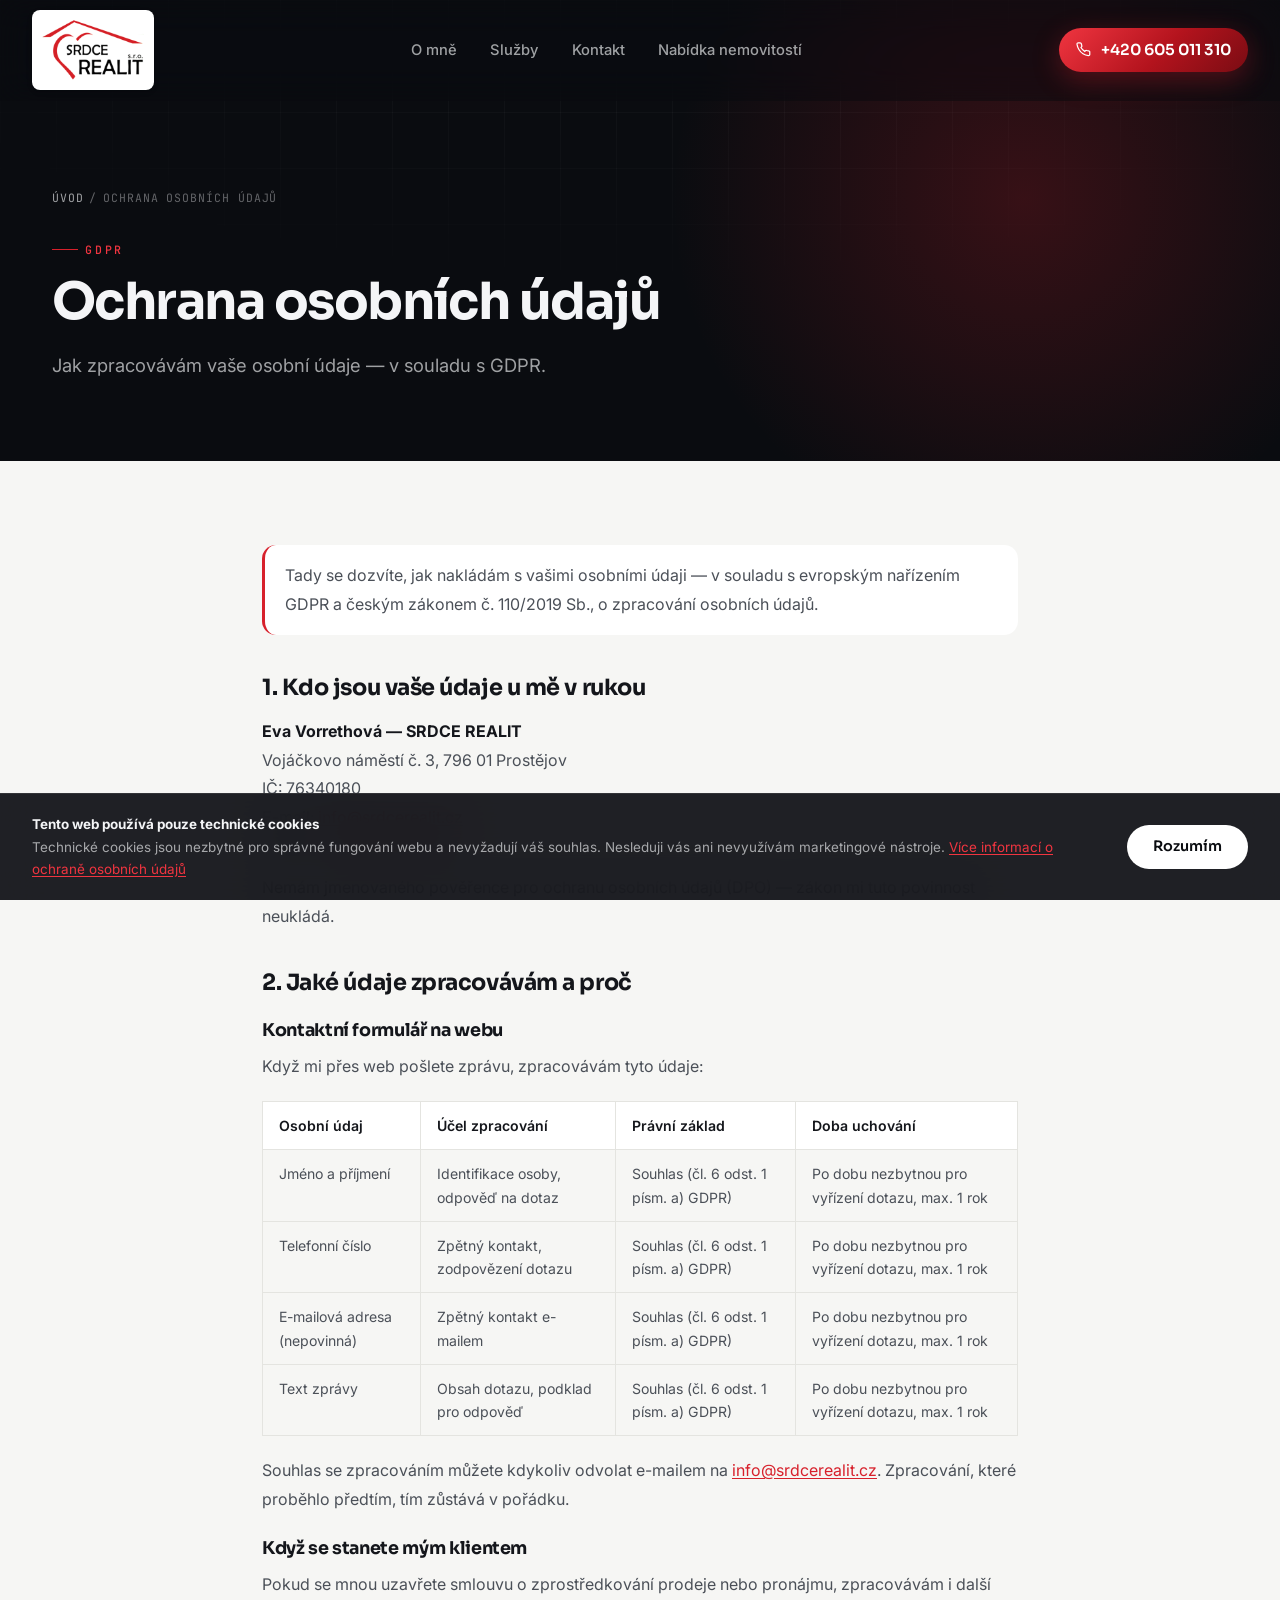
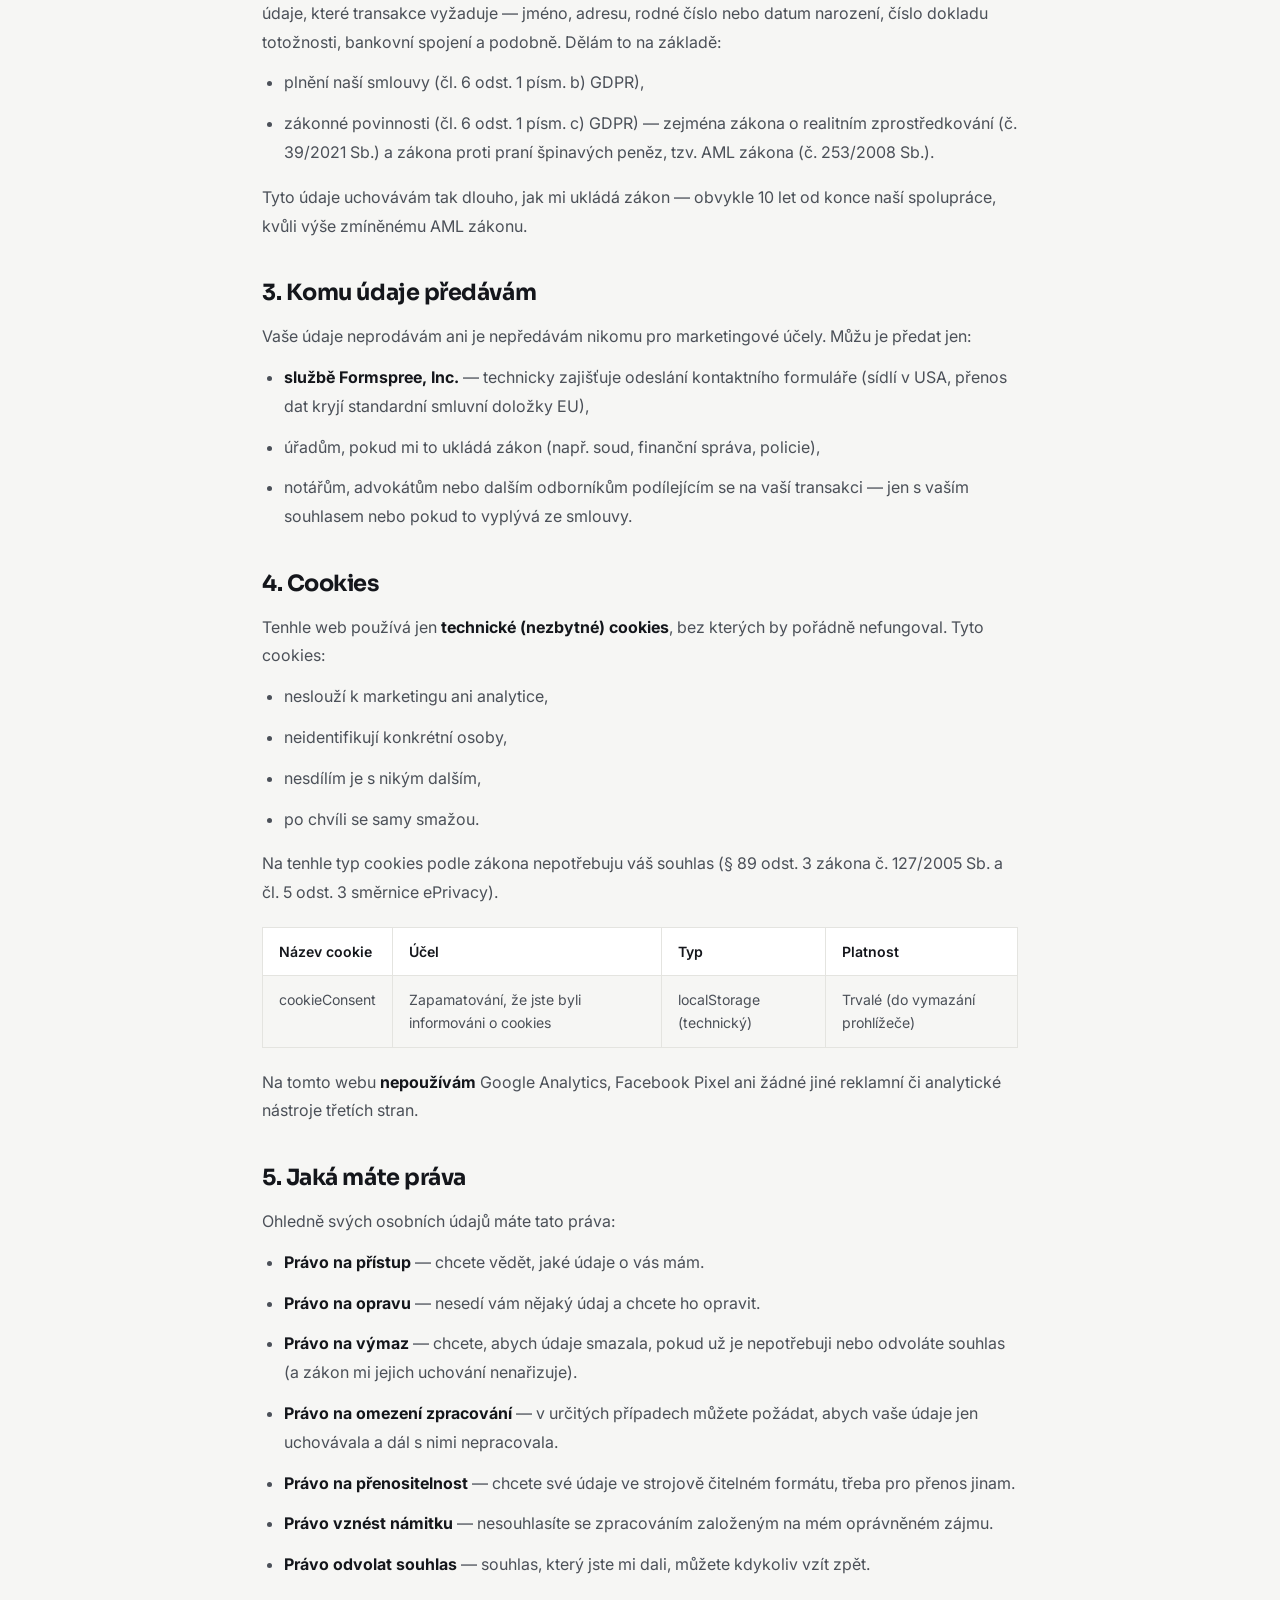
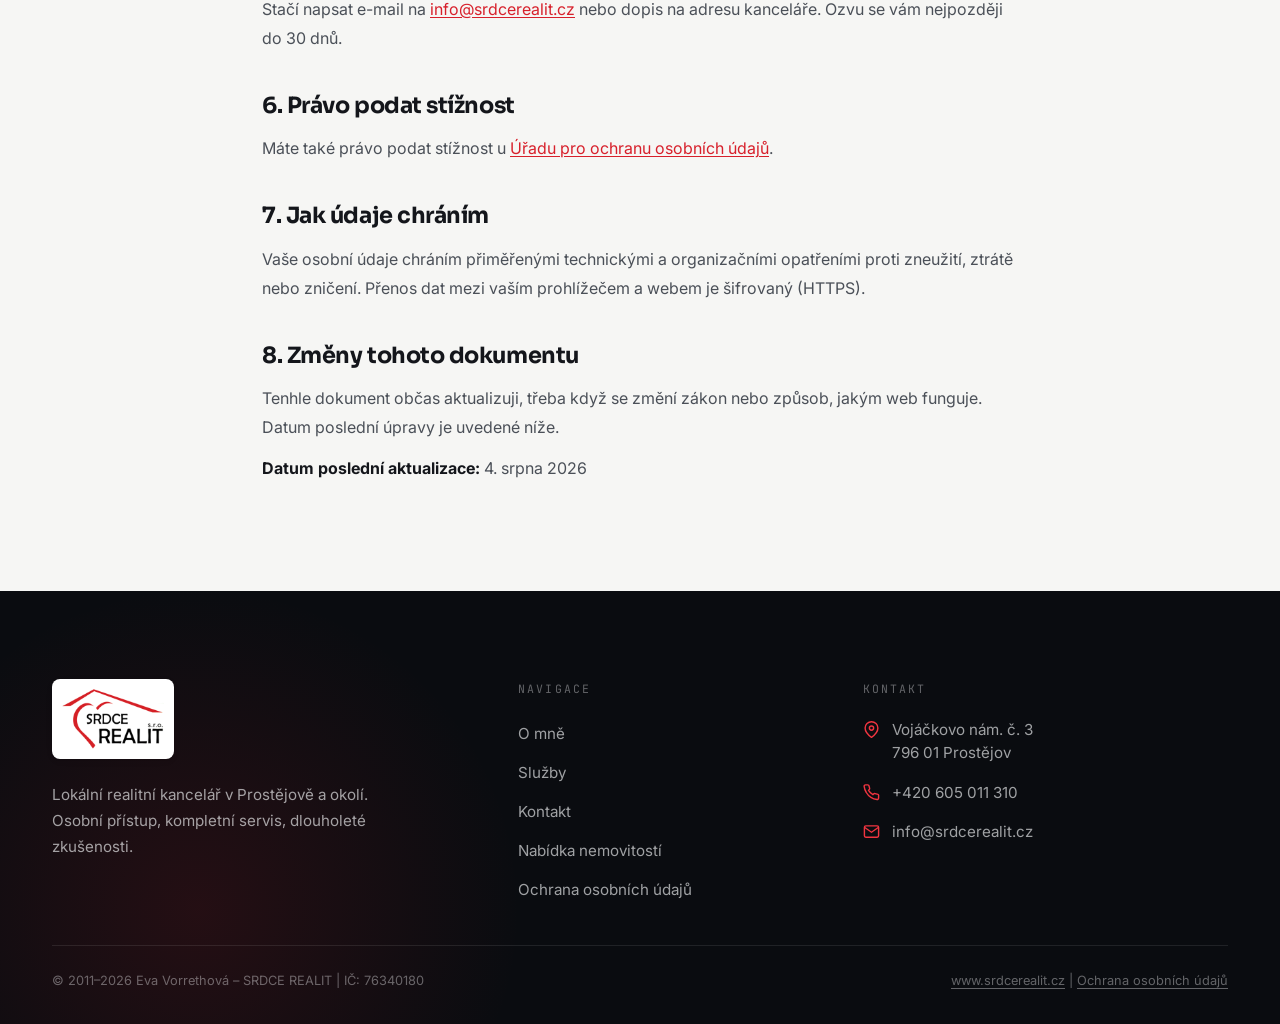
<file: ochrana-udaju.html>
<!DOCTYPE html>
<html lang="cs">
<head>
  <meta charset="UTF-8">
  <meta name="viewport" content="width=device-width, initial-scale=1.0">
  <title>Ochrana osobních údajů — SRDCE REALIT | Prostějov</title>
  <meta name="description" content="Informace o zpracování osobních údajů dle GDPR — realitní kancelář SRDCE REALIT, Eva Vorrethová, Prostějov.">
  <link rel="stylesheet" href="css/reset.css">
  <link rel="stylesheet" href="css/variables.css">
  <link rel="stylesheet" href="css/main.css">
  <link rel="stylesheet" href="css/components.css">
  <link rel="stylesheet" href="css/responsive.css">
  <style>
    .gdpr-content {
      max-width: 820px;
      margin: 0 auto;
      padding: clamp(2.5rem, 5vw, 4rem) var(--container-padding) clamp(4rem, 8vw, 6rem);
    }
    .gdpr-content h2 {
      font-size: 1.4rem;
      margin: var(--space-10) 0 var(--space-4);
    }
    .gdpr-content h3 {
      font-size: 1.1rem;
      margin: var(--space-6) 0 var(--space-3);
    }
    .gdpr-content p, .gdpr-content li {
      color: var(--text-2);
      line-height: 1.8;
      margin-bottom: var(--space-3);
    }
    .gdpr-content ul {
      list-style: disc;
      padding-left: 1.4em;
      margin-bottom: var(--space-4);
    }
    .gdpr-content a { color: var(--red); text-decoration: underline; text-underline-offset: 2px; }
    .gdpr-content strong { color: var(--text); }
    .gdpr-table {
      width: 100%;
      border-collapse: collapse;
      margin: var(--space-5) 0;
      font-size: .88rem;
      display: block;
      overflow-x: auto;
    }
    .gdpr-table th {
      background: var(--surface);
      padding: var(--space-3) var(--space-4);
      text-align: left;
      font-weight: 600;
      border: 1px solid var(--line);
      white-space: nowrap;
    }
    .gdpr-table td {
      padding: var(--space-3) var(--space-4);
      border: 1px solid var(--line);
      color: var(--text-2);
      vertical-align: top;
    }
    .gdpr-info-box {
      background: var(--surface);
      border-left: 3px solid var(--red);
      border-radius: var(--radius-md);
      padding: var(--space-4) var(--space-5);
      margin: var(--space-5) 0;
    }
    .gdpr-info-box p { margin: 0; }
  </style>
</head>
<body>

<!-- HEADER -->
<header class="site-header">
  <div class="header-inner container-wide">
    <a href="index.html" class="site-logo" aria-label="SRDCE REALIT — úvodní stránka">
      <div class="logo-img-wrap">
        <img src="assets/logo.png" alt="SRDCE REALIT — Eva Vorrethová" class="logo-img">
      </div>
    </a>
    <nav class="main-nav" aria-label="Hlavní navigace">
      <ul class="nav-list">
        <li><a href="index.html#o-mne">O mně</a></li>
        <li><a href="index.html#sluzby">Služby</a></li>
        <li><a href="index.html#kontakt">Kontakt</a></li>
        <li><a href="https://www.sreality.cz/adresar/srdce-realit-prostejov/3274/inzeraty" target="_blank" rel="noopener">Nabídka nemovitostí</a></li>
      </ul>
    </nav>
    <div class="header-actions">
      <a href="tel:+420605011310" class="header-phone">
        <svg viewBox="0 0 24 24" fill="none" stroke="currentColor" stroke-width="2" aria-hidden="true"><path d="M22 16.92v3a2 2 0 0 1-2.18 2 19.79 19.79 0 0 1-8.63-3.07A19.5 19.5 0 0 1 4.69 12 19.79 19.79 0 0 1 1.61 3.41 2 2 0 0 1 3.6 1.24h3a2 2 0 0 1 2 1.72c.127.96.361 1.903.7 2.81a2 2 0 0 1-.45 2.11L7.91 8.9a16 16 0 0 0 6.08 6.08l.97-.96a2 2 0 0 1 2.11-.45c.907.339 1.85.573 2.81.7A2 2 0 0 1 22 16.92z"/></svg>
        +420 605 011 310
      </a>
      <button class="hamburger" aria-label="Otevřít menu" aria-expanded="false">
        <span></span><span></span><span></span>
      </button>
    </div>
  </div>
  <div class="scroll-progress"><span></span></div>
</header>

<nav class="mobile-nav" aria-label="Mobilní navigace">
  <ul class="mobile-nav-list">
    <li><a href="index.html#o-mne">O mně</a></li>
    <li><a href="index.html#sluzby">Služby</a></li>
    <li><a href="index.html#kontakt">Kontakt</a></li>
    <li><a href="https://www.sreality.cz/adresar/srdce-realit-prostejov/3274/inzeraty" target="_blank" rel="noopener">Nabídka nemovitostí</a></li>
  </ul>
  <a href="tel:+420605011310" class="mobile-nav-phone">
    <svg width="18" height="18" viewBox="0 0 24 24" fill="none" stroke="currentColor" stroke-width="2" aria-hidden="true"><path d="M22 16.92v3a2 2 0 0 1-2.18 2 19.79 19.79 0 0 1-8.63-3.07A19.5 19.5 0 0 1 4.69 12 19.79 19.79 0 0 1 1.61 3.41 2 2 0 0 1 3.6 1.24h3a2 2 0 0 1 2 1.72c.127.96.361 1.903.7 2.81a2 2 0 0 1-.45 2.11L7.91 8.9a16 16 0 0 0 6.08 6.08l.97-.96a2 2 0 0 1 2.11-.45c.907.339 1.85.573 2.81.7A2 2 0 0 1 22 16.92z"/></svg>
    +420 605 011 310
  </a>
</nav>

<!-- ══ PAGE HERO ══ -->
<section class="page-hero">
  <div class="container">
    <nav class="breadcrumbs" aria-label="Drobečková navigace">
      <a href="index.html">Úvod</a>
      <span class="sep">/</span>
      <span>Ochrana osobních údajů</span>
    </nav>
    <span class="eyebrow eyebrow-inv">GDPR</span>
    <h1 class="display-2">Ochrana osobních údajů</h1>
    <p class="lead">Jak zpracovávám vaše osobní údaje — v souladu s GDPR.</p>
  </div>
</section>

<!-- CONTENT -->
<main>
  <div class="gdpr-content">

    <div class="gdpr-info-box">
      <p>Tady se dozvíte, jak nakládám s vašimi osobními údaji — v souladu s evropským nařízením GDPR a českým zákonem č. 110/2019 Sb., o zpracování osobních údajů.</p>
    </div>

    <h2>1. Kdo jsou vaše údaje u mě v rukou</h2>
    <p>
      <strong>Eva Vorrethová — SRDCE REALIT</strong><br>
      Vojáčkovo náměstí č. 3, 796 01 Prostějov<br>
      IČ: 76340180<br>
      E-mail: <a href="mailto:info@srdcerealit.cz">info@srdcerealit.cz</a><br>
      Telefon: <a href="tel:+420605011310">+420 605 011 310</a>
    </p>
    <p>Nemám jmenovaného pověřence pro ochranu osobních údajů (DPO) — zákon mi tuto povinnost neukládá.</p>

    <h2>2. Jaké údaje zpracovávám a proč</h2>

    <h3>Kontaktní formulář na webu</h3>
    <p>Když mi přes web pošlete zprávu, zpracovávám tyto údaje:</p>
    <table class="gdpr-table">
      <thead>
        <tr>
          <th>Osobní údaj</th>
          <th>Účel zpracování</th>
          <th>Právní základ</th>
          <th>Doba uchování</th>
        </tr>
      </thead>
      <tbody>
        <tr>
          <td>Jméno a příjmení</td>
          <td>Identifikace osoby, odpověď na dotaz</td>
          <td>Souhlas (čl. 6 odst. 1 písm. a) GDPR)</td>
          <td>Po dobu nezbytnou pro vyřízení dotazu, max. 1 rok</td>
        </tr>
        <tr>
          <td>Telefonní číslo</td>
          <td>Zpětný kontakt, zodpovězení dotazu</td>
          <td>Souhlas (čl. 6 odst. 1 písm. a) GDPR)</td>
          <td>Po dobu nezbytnou pro vyřízení dotazu, max. 1 rok</td>
        </tr>
        <tr>
          <td>E-mailová adresa (nepovinná)</td>
          <td>Zpětný kontakt e-mailem</td>
          <td>Souhlas (čl. 6 odst. 1 písm. a) GDPR)</td>
          <td>Po dobu nezbytnou pro vyřízení dotazu, max. 1 rok</td>
        </tr>
        <tr>
          <td>Text zprávy</td>
          <td>Obsah dotazu, podklad pro odpověď</td>
          <td>Souhlas (čl. 6 odst. 1 písm. a) GDPR)</td>
          <td>Po dobu nezbytnou pro vyřízení dotazu, max. 1 rok</td>
        </tr>
      </tbody>
    </table>
    <p>Souhlas se zpracováním můžete kdykoliv odvolat e-mailem na <a href="mailto:info@srdcerealit.cz">info@srdcerealit.cz</a>. Zpracování, které proběhlo předtím, tím zůstává v pořádku.</p>

    <h3>Když se stanete mým klientem</h3>
    <p>Pokud se mnou uzavřete smlouvu o zprostředkování prodeje nebo pronájmu, zpracovávám i další údaje, které transakce vyžaduje — jméno, adresu, rodné číslo nebo datum narození, číslo dokladu totožnosti, bankovní spojení a podobně. Dělám to na základě:</p>
    <ul>
      <li>plnění naší smlouvy (čl. 6 odst. 1 písm. b) GDPR),</li>
      <li>zákonné povinnosti (čl. 6 odst. 1 písm. c) GDPR) — zejména zákona o realitním zprostředkování (č. 39/2021 Sb.) a zákona proti praní špinavých peněz, tzv. AML zákona (č. 253/2008 Sb.).</li>
    </ul>
    <p>Tyto údaje uchovávám tak dlouho, jak mi ukládá zákon — obvykle 10 let od konce naší spolupráce, kvůli výše zmíněnému AML zákonu.</p>

    <h2>3. Komu údaje předávám</h2>
    <p>Vaše údaje neprodávám ani je nepředávám nikomu pro marketingové účely. Můžu je předat jen:</p>
    <ul>
      <li><strong>službě Formspree, Inc.</strong> — technicky zajišťuje odeslání kontaktního formuláře (sídlí v USA, přenos dat kryjí standardní smluvní doložky EU),</li>
      <li>úřadům, pokud mi to ukládá zákon (např. soud, finanční správa, policie),</li>
      <li>notářům, advokátům nebo dalším odborníkům podílejícím se na vaší transakci — jen s vaším souhlasem nebo pokud to vyplývá ze smlouvy.</li>
    </ul>

    <h2>4. Cookies</h2>
    <p>Tenhle web používá jen <strong>technické (nezbytné) cookies</strong>, bez kterých by pořádně nefungoval. Tyto cookies:</p>
    <ul>
      <li>neslouží k marketingu ani analytice,</li>
      <li>neidentifikují konkrétní osoby,</li>
      <li>nesdílím je s nikým dalším,</li>
      <li>po chvíli se samy smažou.</li>
    </ul>
    <p>Na tenhle typ cookies podle zákona nepotřebuju váš souhlas (§ 89 odst. 3 zákona č. 127/2005 Sb. a čl. 5 odst. 3 směrnice ePrivacy).</p>

    <table class="gdpr-table">
      <thead>
        <tr>
          <th>Název cookie</th>
          <th>Účel</th>
          <th>Typ</th>
          <th>Platnost</th>
        </tr>
      </thead>
      <tbody>
        <tr>
          <td>cookieConsent</td>
          <td>Zapamatování, že jste byli informováni o cookies</td>
          <td>localStorage (technický)</td>
          <td>Trvalé (do vymazání prohlížeče)</td>
        </tr>
      </tbody>
    </table>

    <p>Na tomto webu <strong>nepoužívám</strong> Google Analytics, Facebook Pixel ani žádné jiné reklamní či analytické nástroje třetích stran.</p>

    <h2>5. Jaká máte práva</h2>
    <p>Ohledně svých osobních údajů máte tato práva:</p>
    <ul>
      <li><strong>Právo na přístup</strong> — chcete vědět, jaké údaje o vás mám.</li>
      <li><strong>Právo na opravu</strong> — nesedí vám nějaký údaj a chcete ho opravit.</li>
      <li><strong>Právo na výmaz</strong> — chcete, abych údaje smazala, pokud už je nepotřebuji nebo odvoláte souhlas (a zákon mi jejich uchování nenařizuje).</li>
      <li><strong>Právo na omezení zpracování</strong> — v určitých případech můžete požádat, abych vaše údaje jen uchovávala a dál s nimi nepracovala.</li>
      <li><strong>Právo na přenositelnost</strong> — chcete své údaje ve strojově čitelném formátu, třeba pro přenos jinam.</li>
      <li><strong>Právo vznést námitku</strong> — nesouhlasíte se zpracováním založeným na mém oprávněném zájmu.</li>
      <li><strong>Právo odvolat souhlas</strong> — souhlas, který jste mi dali, můžete kdykoliv vzít zpět.</li>
    </ul>
    <p>Stačí napsat e-mail na <a href="mailto:info@srdcerealit.cz">info@srdcerealit.cz</a> nebo dopis na adresu kanceláře. Ozvu se vám nejpozději do 30 dnů.</p>

    <h2>6. Právo podat stížnost</h2>
    <p>Máte také právo podat stížnost u <a href="https://uoou.gov.cz" target="_blank" rel="noopener">Úřadu pro ochranu osobních údajů</a>.</p>

    <h2>7. Jak údaje chráním</h2>
    <p>Vaše osobní údaje chráním přiměřenými technickými a organizačními opatřeními proti zneužití, ztrátě nebo zničení. Přenos dat mezi vaším prohlížečem a webem je šifrovaný (HTTPS).</p>

    <h2>8. Změny tohoto dokumentu</h2>
    <p>Tenhle dokument občas aktualizuji, třeba když se změní zákon nebo způsob, jakým web funguje. Datum poslední úpravy je uvedené níže.</p>
    <p><strong>Datum poslední aktualizace:</strong> 4. srpna 2026</p>

  </div>
</main>

<!-- FOOTER -->
<footer class="site-footer">
  <div class="container">
    <div class="footer-grid">
      <div class="footer-brand">
        <a href="index.html" class="site-logo" style="display:inline-flex">
          <div class="logo-img-wrap">
            <img src="assets/logo.png" alt="SRDCE REALIT — Eva Vorrethová" class="logo-img">
          </div>
        </a>
        <p class="footer-tagline">Lokální realitní kancelář v Prostějově a okolí. Osobní přístup, kompletní servis, dlouholeté zkušenosti.</p>
      </div>
      <div>
        <p class="footer-heading">Navigace</p>
        <nav class="footer-links">
          <a href="index.html#o-mne">O mně</a>
          <a href="index.html#sluzby">Služby</a>
          <a href="index.html#kontakt">Kontakt</a>
          <a href="https://www.sreality.cz/adresar/srdce-realit-prostejov/3274/inzeraty" target="_blank" rel="noopener">Nabídka nemovitostí</a>
          <a href="ochrana-udaju.html">Ochrana osobních údajů</a>
        </nav>
      </div>
      <div>
        <p class="footer-heading">Kontakt</p>
        <div class="footer-contact-list">
          <div class="footer-contact-item">
            <svg viewBox="0 0 24 24" fill="none" stroke="currentColor" stroke-width="2"><path d="M21 10c0 7-9 13-9 13s-9-6-9-13a9 9 0 0 1 18 0z"/><circle cx="12" cy="10" r="3"/></svg>
            <span>Vojáčkovo nám. č. 3<br>796 01 Prostějov</span>
          </div>
          <div class="footer-contact-item">
            <svg viewBox="0 0 24 24" fill="none" stroke="currentColor" stroke-width="2"><path d="M22 16.92v3a2 2 0 0 1-2.18 2 19.79 19.79 0 0 1-8.63-3.07A19.5 19.5 0 0 1 4.69 12 19.79 19.79 0 0 1 1.61 3.41 2 2 0 0 1 3.6 1.24h3a2 2 0 0 1 2 1.72c.127.96.361 1.903.7 2.81a2 2 0 0 1-.45 2.11L7.91 8.9a16 16 0 0 0 6.08 6.08l.97-.96a2 2 0 0 1 2.11-.45c.907.339 1.85.573 2.81.7A2 2 0 0 1 22 16.92z"/></svg>
            <a href="tel:+420605011310">+420 605 011 310</a>
          </div>
          <div class="footer-contact-item">
            <svg viewBox="0 0 24 24" fill="none" stroke="currentColor" stroke-width="2"><path d="M4 4h16c1.1 0 2 .9 2 2v12c0 1.1-.9 2-2 2H4c-1.1 0-2-.9-2-2V6c0-1.1.9-2 2-2z"/><polyline points="22,6 12,13 2,6"/></svg>
            <a href="mailto:info@srdcerealit.cz">info@srdcerealit.cz</a>
          </div>
        </div>
      </div>
    </div>
    <div class="footer-bottom">
      <p>© 2011–2026 Eva Vorrethová – SRDCE REALIT | IČ: 76340180</p>
      <p><a href="https://www.srdcerealit.cz">www.srdcerealit.cz</a> | <a href="ochrana-udaju.html">Ochrana osobních údajů</a></p>
    </div>
  </div>
</footer>

<!-- FLOATING PHONE -->
<a href="tel:+420605011310" class="floating-phone" aria-label="Zavolat +420 605 011 310">
  <svg viewBox="0 0 24 24" fill="none" stroke="currentColor" stroke-width="2" aria-hidden="true"><path d="M22 16.92v3a2 2 0 0 1-2.18 2 19.79 19.79 0 0 1-8.63-3.07A19.5 19.5 0 0 1 4.69 12 19.79 19.79 0 0 1 1.61 3.41 2 2 0 0 1 3.6 1.24h3a2 2 0 0 1 2 1.72c.127.96.361 1.903.7 2.81a2 2 0 0 1-.45 2.11L7.91 8.9a16 16 0 0 0 6.08 6.08l.97-.96a2 2 0 0 1 2.11-.45c.907.339 1.85.573 2.81.7A2 2 0 0 1 22 16.92z"/></svg>
</a>

<!-- COOKIE BANNER -->
<div id="cookie-banner" class="cookie-banner" role="region" aria-label="Informace o cookies">
  <div class="cookie-banner-inner">
    <div class="cookie-banner-text">
      <strong>Tento web používá pouze technické cookies</strong>
      Technické cookies jsou nezbytné pro správné fungování webu a nevyžadují váš souhlas. Nesleduji vás ani nevyužívám marketingové nástroje.
      <a href="ochrana-udaju.html">Více informací o ochraně osobních údajů</a>
    </div>
    <div class="cookie-banner-actions">
      <button id="cookie-accept" class="cookie-btn-accept">Rozumím</button>
    </div>
  </div>
</div>

<script src="js/main.js"></script>
</body>
</html>
</file>
<file: css/variables.css>
/* variables.css — Design tokens (hi-tech 2026 redesign) */
@import url('https://fonts.googleapis.com/css2?family=Sora:wght@400;500;600;700;800&family=Inter:wght@400;500;600;700&family=JetBrains+Mono:wght@400;500;600&display=swap&subset=latin-ext');

:root {
  /* === BRAND === */
  --red: #D7202B;
  --red-bright: #F03540;
  --red-deep: #8F0F17;
  --red-ink: #3A0509;
  --gradient-brand: linear-gradient(135deg, #F03540 0%, #B3131D 55%, #7A0C13 100%);
  --gradient-brand-soft: linear-gradient(135deg, rgba(240,53,64,.12), rgba(122,12,19,.06));
  --green: #79BC1C;

  /* === SURFACES === */
  --ink: #0A0C10;          /* near-black, hero & footer */
  --ink-2: #12151C;        /* elevated dark */
  --ink-3: #1B1F29;        /* dark card */
  --bg: #F6F6F4;           /* warm light page bg */
  --surface: #FFFFFF;      /* cards */
  --surface-2: #EFEFEC;    /* subtle alt */

  /* === TEXT === */
  --text: #14161B;
  --text-2: #4B5058;       /* muted */
  --text-3: #8A8F98;       /* faint */
  --text-inv: #F4F5F7;
  --text-inv-2: rgba(244,245,247,.64);
  --text-inv-3: rgba(244,245,247,.38);

  /* === LINES === */
  --line: #E4E4E0;
  --line-dark: rgba(255,255,255,.09);
  --line-strong: #C9C9C4;

  /* === STATUS === */
  --success: #4CAF50;
  --error: #E5484D;
  --info: #2563EB;

  /* === TYPOGRAPHY === */
  --font-display: 'Sora', 'Inter', system-ui, sans-serif;
  --font-body: 'Inter', system-ui, sans-serif;
  --font-mono: 'JetBrains Mono', ui-monospace, monospace;

  --text-xs: 0.75rem;
  --text-sm: 0.875rem;
  --text-base: 1rem;
  --text-lg: 1.125rem;
  --text-xl: 1.3rem;
  --text-2xl: 1.6rem;

  /* fluid display sizes */
  --display-1: clamp(2.6rem, 6vw, 4.6rem);
  --display-2: clamp(2rem, 4vw, 3.2rem);
  --display-3: clamp(1.5rem, 2.6vw, 2.1rem);

  /* === SPACING === */
  --space-1: 0.25rem;
  --space-2: 0.5rem;
  --space-3: 0.75rem;
  --space-4: 1rem;
  --space-5: 1.25rem;
  --space-6: 1.5rem;
  --space-8: 2rem;
  --space-10: 2.5rem;
  --space-12: 3rem;
  --space-14: 3.5rem;
  --space-16: 4rem;
  --space-20: 5rem;
  --space-24: 6rem;

  /* === LAYOUT === */
  --container-max: 1240px;
  --container-wide: 1440px;
  --container-padding: clamp(1.1rem, 4vw, 2rem);
  --header-h: 100px;

  /* === RADII === */
  --radius-sm: 8px;
  --radius-md: 14px;
  --radius-lg: 20px;
  --radius-xl: 28px;
  --radius-full: 9999px;

  /* === SHADOWS === */
  --shadow-sm: 0 1px 2px rgba(10,12,16,.05), 0 2px 8px rgba(10,12,16,.04);
  --shadow-md: 0 2px 6px rgba(10,12,16,.06), 0 10px 28px rgba(10,12,16,.09);
  --shadow-lg: 0 4px 12px rgba(10,12,16,.08), 0 24px 60px rgba(10,12,16,.16);
  --shadow-red: 0 8px 28px rgba(215,32,43,.32);
  --shadow-card: 0 1px 2px rgba(10,12,16,.05), 0 8px 24px rgba(10,12,16,.07);
  --shadow-card-hover: 0 6px 16px rgba(10,12,16,.10), 0 28px 64px rgba(10,12,16,.16);

  /* === MOTION === */
  --ease-out: cubic-bezier(.22,.9,.32,1);
  --ease-spring: cubic-bezier(.34,1.4,.44,1);
  --transition-fast: 160ms var(--ease-out);
  --transition-base: 280ms var(--ease-out);
  --transition-slow: 520ms var(--ease-out);

  /* === Z-INDEX === */
  --z-base: 1;
  --z-dropdown: 100;
  --z-sticky: 200;
  --z-modal: 1000;
  --z-toast: 1100;

  /* Legacy aliases (staré názvy používané ve zbytku kódu) */
  --color-primary: var(--red);
  --color-primary-dark: var(--red-deep);
  --color-primary-light: var(--red-bright);
  --color-accent: var(--green);
  --color-bg: var(--bg);
  --color-bg-card: var(--surface);
  --color-bg-section: var(--surface-2);
  --color-bg-dark: var(--ink);
  --color-text: var(--text);
  --color-text-muted: var(--text-2);
  --color-text-light: var(--text-3);
  --color-text-inverse: var(--text-inv);
  --color-border: var(--line);
  --color-border-dark: var(--line-strong);
  --color-success: var(--success);
  --color-error: var(--error);
  --font-heading: var(--font-display);
}
</file>
<file: css/main.css>
/* main.css — Base, layout, header, footer, sections (hi-tech redesign 2026) */

/* ═══ BASE ═══ */
body {
  font-family: var(--font-body);
  font-size: var(--text-base);
  color: var(--text);
  background: var(--bg);
  line-height: 1.65;
  overflow-x: clip;
}

h1, h2, h3, h4, h5, h6 {
  font-family: var(--font-display);
  line-height: 1.15;
  font-weight: 700;
  letter-spacing: -0.02em;
  color: var(--text);
}

.container {
  width: 100%;
  max-width: var(--container-max);
  margin-inline: auto;
  padding-inline: var(--container-padding);
}

.container-wide {
  width: 100%;
  max-width: var(--container-wide);
  margin-inline: auto;
  padding-inline: var(--container-padding);
}

/* Custom scrollbar */
::-webkit-scrollbar { width: 12px; }
::-webkit-scrollbar-track { background: #101318; }
::-webkit-scrollbar-thumb {
  background: #3a3f4b;
  border-radius: 6px;
  border: 3px solid #101318;
}
::-webkit-scrollbar-thumb:hover { background: var(--red); }

/* ═══ TYPOGRAPHY HELPERS ═══ */
.display-1, .display-2, .display-3 {
  font-family: var(--font-display);
  font-weight: 700;
  line-height: 1.06;
  letter-spacing: -0.03em;
}
.display-1 { font-size: var(--display-1); }
.display-2 { font-size: var(--display-2); }
.display-3 { font-size: var(--display-3); letter-spacing: -0.02em; }

.eyebrow {
  display: inline-flex;
  align-items: center;
  gap: .65em;
  font-family: var(--font-mono);
  font-size: .72rem;
  font-weight: 500;
  letter-spacing: .22em;
  text-transform: uppercase;
  color: var(--red);
}
.eyebrow::before {
  content: '';
  width: 26px;
  height: 1px;
  background: var(--red);
  flex-shrink: 0;
}
.eyebrow-inv { color: var(--red-bright); }

.lead {
  font-size: clamp(1rem, 1.5vw, 1.15rem);
  line-height: 1.75;
  color: var(--text-2);
  max-width: 58ch;
}

.mono-label {
  font-family: var(--font-mono);
  font-size: .72rem;
  letter-spacing: .14em;
  text-transform: uppercase;
  color: var(--text-3);
}

/* ═══ SECTIONS ═══ */
.section { padding-block: clamp(4rem, 9vw, 7.5rem); }
.section-dark {
  background: var(--ink);
  color: var(--text-inv);
}
.section-dark h1, .section-dark h2, .section-dark h3, .section-dark h4 { color: var(--text-inv); }
.section-dark .lead { color: var(--text-inv-2); }
.section-alt { background: var(--surface); }

.section-head { margin-bottom: clamp(2.5rem, 5vw, 4rem); }
.section-head .eyebrow { margin-bottom: var(--space-4); }
.section-head .lead { margin-top: var(--space-4); }

.section-head-row {
  display: flex;
  align-items: flex-end;
  justify-content: space-between;
  gap: var(--space-6);
  flex-wrap: wrap;
  margin-bottom: clamp(2.5rem, 5vw, 4rem);
}
.section-head-row .eyebrow { margin-bottom: var(--space-4); }

/* ═══ HEADER ═══ */
.site-header {
  position: fixed;
  inset-inline: 0;
  top: 0;
  z-index: var(--z-sticky);
  background: rgba(10, 12, 16, .55);
  -webkit-backdrop-filter: blur(18px) saturate(1.4);
  backdrop-filter: blur(18px) saturate(1.4);
  border-bottom: 1px solid transparent;
  transition: background var(--transition-base), border-color var(--transition-base);
}
.site-header.scrolled {
  background: rgba(10, 12, 16, .88);
  border-bottom-color: var(--line-dark);
}

.header-inner {
  display: flex;
  align-items: center;
  justify-content: space-between;
  gap: var(--space-6);
  height: var(--header-h);
}

.scroll-progress {
  position: absolute;
  bottom: -1px;
  left: 0;
  height: 2px;
  width: 100%;
  pointer-events: none;
}
.scroll-progress span {
  display: block;
  height: 100%;
  width: 0;
  background: var(--gradient-brand);
}

.site-logo { display: inline-flex; align-items: center; flex-shrink: 0; }
.logo-img-wrap {
  background: #fff;
  border-radius: var(--radius-sm);
  padding: 6px 10px;
  box-shadow: var(--shadow-sm);
  transition: transform var(--transition-fast);
}
.site-logo:hover .logo-img-wrap { transform: translateY(-1px); }
.logo-img { height: 68px; width: auto; }
@media (max-width: 639px) { .logo-img { height: 58px; } }

.main-nav { display: none; }
@media (min-width: 1024px) {
  .main-nav { display: block; }
}
.nav-list {
  display: flex;
  gap: var(--space-1);
}
.nav-list a {
  position: relative;
  display: inline-block;
  padding: .55em 1em;
  font-size: .92rem;
  font-weight: 500;
  color: var(--text-inv-2);
  border-radius: var(--radius-full);
  transition: color var(--transition-fast), background var(--transition-fast);
}
.nav-list a:hover { color: var(--text-inv); background: rgba(255,255,255,.06); }
.nav-list a.active {
  color: var(--text-inv);
  background: rgba(255,255,255,.09);
}

.header-actions {
  display: flex;
  align-items: center;
  gap: var(--space-3);
}

.header-phone {
  display: none;
  align-items: center;
  gap: .6em;
  padding: .6em 1.15em;
  font-family: var(--font-display);
  font-weight: 600;
  font-size: .95rem;
  color: #fff;
  background: var(--gradient-brand);
  border-radius: var(--radius-full);
  box-shadow: var(--shadow-red);
  transition: transform var(--transition-fast), box-shadow var(--transition-fast);
  white-space: nowrap;
}
.header-phone:hover { transform: translateY(-2px); box-shadow: 0 12px 34px rgba(215,32,43,.44); }
.header-phone svg { width: 15px; height: 15px; }
@media (min-width: 640px) { .header-phone { display: inline-flex; } }

/* Hamburger */
.hamburger {
  display: inline-flex;
  flex-direction: column;
  justify-content: center;
  gap: 5px;
  width: 44px;
  height: 44px;
  padding: 10px;
  border-radius: var(--radius-sm);
  transition: background var(--transition-fast);
}
.hamburger:hover { background: rgba(255,255,255,.07); }
.hamburger span {
  display: block;
  height: 2px;
  width: 100%;
  background: var(--text-inv);
  border-radius: 2px;
  transition: transform var(--transition-base), opacity var(--transition-base);
}
.hamburger.open span:nth-child(1) { transform: translateY(7px) rotate(45deg); }
.hamburger.open span:nth-child(2) { opacity: 0; }
.hamburger.open span:nth-child(3) { transform: translateY(-7px) rotate(-45deg); }
@media (min-width: 1024px) { .hamburger { display: none; } }

/* Mobile nav */
.mobile-nav {
  position: fixed;
  inset: 0;
  top: var(--header-h);
  z-index: calc(var(--z-sticky) - 1);
  background: rgba(10,12,16,.97);
  -webkit-backdrop-filter: blur(24px);
  backdrop-filter: blur(24px);
  padding: var(--space-8) var(--container-padding) var(--space-12);
  display: flex;
  flex-direction: column;
  gap: var(--space-8);
  opacity: 0;
  visibility: hidden;
  transform: translateY(-8px);
  transition: opacity var(--transition-base), transform var(--transition-base), visibility var(--transition-base);
  overflow-y: auto;
}
.mobile-nav.open { opacity: 1; visibility: visible; transform: none; }
.mobile-nav-list { display: flex; flex-direction: column; }
.mobile-nav-list a {
  display: block;
  padding: var(--space-4) 0;
  font-family: var(--font-display);
  font-size: 1.45rem;
  font-weight: 600;
  color: var(--text-inv);
  border-bottom: 1px solid var(--line-dark);
  transition: color var(--transition-fast), padding-left var(--transition-fast);
}
.mobile-nav-list a:hover, .mobile-nav-list a.active { color: var(--red-bright); padding-left: 8px; }
.mobile-nav-phone {
  display: inline-flex;
  align-items: center;
  gap: .6em;
  align-self: flex-start;
  padding: .8em 1.6em;
  font-family: var(--font-display);
  font-weight: 600;
  font-size: 1.1rem;
  color: #fff;
  background: var(--gradient-brand);
  border-radius: var(--radius-full);
  box-shadow: var(--shadow-red);
}

/* ═══ PAGE HERO (podstránky) ═══ */
.page-hero {
  position: relative;
  background: var(--ink);
  color: var(--text-inv);
  padding: calc(var(--header-h) + clamp(3rem, 8vw, 5.5rem)) 0 clamp(3rem, 7vw, 5rem);
  overflow: hidden;
}
.page-hero::before {
  content: '';
  position: absolute;
  top: -40%;
  right: -10%;
  width: 60%;
  aspect-ratio: 1;
  background: radial-gradient(circle, rgba(215,32,43,.22), transparent 65%);
  pointer-events: none;
}
.page-hero::after {
  content: '';
  position: absolute;
  inset: 0;
  background-image:
    linear-gradient(rgba(255,255,255,.028) 1px, transparent 1px),
    linear-gradient(90deg, rgba(255,255,255,.028) 1px, transparent 1px);
  background-size: 56px 56px;
  mask-image: radial-gradient(ellipse 90% 90% at 50% 0%, #000 30%, transparent 75%);
  -webkit-mask-image: radial-gradient(ellipse 90% 90% at 50% 0%, #000 30%, transparent 75%);
  pointer-events: none;
}
.page-hero .container { position: relative; z-index: 1; }
.page-hero .eyebrow { margin-bottom: var(--space-4); }
.page-hero h1 { color: var(--text-inv); }
.page-hero .lead { color: var(--text-inv-2); margin-top: var(--space-5); }

.breadcrumbs {
  display: flex;
  flex-wrap: wrap;
  gap: .5em;
  font-family: var(--font-mono);
  font-size: .72rem;
  letter-spacing: .08em;
  text-transform: uppercase;
  color: var(--text-inv-3);
  margin-bottom: var(--space-6);
}
.breadcrumbs a { color: var(--text-inv-2); transition: color var(--transition-fast); }
.breadcrumbs a:hover { color: var(--red-bright); }
.breadcrumbs .sep { color: var(--text-inv-3); }

/* ═══ FOOTER ═══ */
.site-footer {
  background: var(--ink);
  color: var(--text-inv-2);
  padding: clamp(3.5rem, 7vw, 5.5rem) 0 var(--space-8);
  position: relative;
  overflow: hidden;
}
.site-footer::before {
  content: '';
  position: absolute;
  bottom: -55%;
  left: -12%;
  width: 55%;
  aspect-ratio: 1;
  background: radial-gradient(circle, rgba(215,32,43,.13), transparent 65%);
  pointer-events: none;
}
.site-footer .container { position: relative; z-index: 1; }

.footer-grid {
  display: grid;
  grid-template-columns: 1fr;
  gap: var(--space-10);
  padding-bottom: var(--space-10);
  border-bottom: 1px solid var(--line-dark);
}
@media (min-width: 768px) {
  .footer-grid { grid-template-columns: 1.4fr 1fr 1.2fr; }
}

.footer-tagline {
  margin-top: var(--space-4);
  max-width: 34ch;
  line-height: 1.7;
  font-size: .95rem;
}

.footer-heading {
  font-family: var(--font-mono);
  font-size: .72rem;
  letter-spacing: .18em;
  text-transform: uppercase;
  color: var(--text-inv-3);
  margin-bottom: var(--space-5);
}

.footer-links { display: flex; flex-direction: column; gap: var(--space-2); }
.footer-links a {
  font-size: .95rem;
  padding-block: .2em;
  transition: color var(--transition-fast), padding-left var(--transition-fast);
}
.footer-links a:hover { color: var(--red-bright); padding-left: 6px; }

.footer-contact-list { display: flex; flex-direction: column; gap: var(--space-4); }
.footer-contact-item {
  display: flex;
  gap: var(--space-3);
  align-items: flex-start;
  font-size: .95rem;
  line-height: 1.55;
}
.footer-contact-item svg { width: 17px; height: 17px; flex-shrink: 0; margin-top: 3px; color: var(--red-bright); }
.footer-contact-item a:hover { color: var(--red-bright); }

.footer-bottom {
  display: flex;
  flex-wrap: wrap;
  justify-content: space-between;
  gap: var(--space-3);
  padding-top: var(--space-6);
  font-size: .8rem;
  color: var(--text-inv-3);
}
.footer-bottom a { color: var(--text-inv-3); text-decoration: underline; text-underline-offset: 3px; }
.footer-bottom a:hover { color: var(--text-inv-2); }

/* ═══ SCROLL ANIMATIONS ═══ */
.animate-on-scroll {
  opacity: 0;
  transform: translateY(26px);
  transition: opacity .7s var(--ease-out), transform .7s var(--ease-out);
}
.animate-on-scroll.visible { opacity: 1; transform: none; }
.animate-delay-1 { transition-delay: .1s; }
.animate-delay-2 { transition-delay: .2s; }
.animate-delay-3 { transition-delay: .3s; }
.animate-delay-4 { transition-delay: .4s; }

@media (prefers-reduced-motion: reduce) {
  .animate-on-scroll { opacity: 1; transform: none; }
}

/* ═══ FLOATING PHONE ═══ */
.floating-phone {
  position: fixed;
  right: clamp(1rem, 3vw, 1.75rem);
  bottom: clamp(1rem, 3vw, 1.75rem);
  z-index: var(--z-dropdown);
  display: flex;
  align-items: center;
  justify-content: center;
  width: 58px;
  height: 58px;
  border-radius: var(--radius-full);
  background: var(--gradient-brand);
  color: #fff;
  box-shadow: var(--shadow-red);
  transition: transform var(--transition-fast), box-shadow var(--transition-fast);
}
.floating-phone:hover { transform: scale(1.08); box-shadow: 0 14px 40px rgba(215,32,43,.5); }
.floating-phone svg { width: 24px; height: 24px; }
.floating-phone::after {
  content: '';
  position: absolute;
  inset: 0;
  border-radius: inherit;
  border: 1px solid rgba(240,53,64,.65);
  animation: phone-pulse 2.6s var(--ease-out) infinite;
}
@keyframes phone-pulse {
  0% { transform: scale(1); opacity: .9; }
  70%, 100% { transform: scale(1.55); opacity: 0; }
}
@media (min-width: 1024px) { .floating-phone { display: none; } }
</file>
<file: css/responsive.css>
/* responsive.css — Doplňkové media queries (většina layoutu je mobile-first v main/components) */

/* ═══ MOBILE (< 640px) ═══ */
@media (max-width: 639px) {
  .section-head-row { flex-direction: column; align-items: flex-start; }
  .footer-bottom { flex-direction: column; }
  .detail-sidebar { position: static; }
  .filter-row { align-items: stretch; }
  .filter-row .select-wrap { flex: 1 1 45%; }
  .filter-row .select-wrap select { width: 100%; }
}

/* ═══ TABLET (640–1023px) ═══ */
@media (min-width: 640px) and (max-width: 1023px) {
  .properties-grid { grid-template-columns: repeat(2, 1fr); }
}

/* ═══ PRINT ═══ */
@media print {
  .site-header, .site-footer, .floating-phone, .cookie-banner,
  .mobile-nav, .hamburger, .btn, .marquee { display: none !important; }
  body { background: #fff; color: #000; }
  .page-hero, .section-dark { background: #fff; color: #000; }
  .page-hero h1 { color: #000; }
}
</file>
<file: css/components.css>
/* components.css — Buttons, cards, filters, forms, lightbox, calculator (hi-tech redesign) */

/* ═══ BUTTONS ═══ */
.btn {
  display: inline-flex;
  align-items: center;
  justify-content: center;
  gap: .55em;
  padding: .8em 1.6em;
  min-height: 46px;
  border-radius: var(--radius-full);
  font-family: var(--font-display);
  font-size: .92rem;
  font-weight: 600;
  letter-spacing: .01em;
  white-space: nowrap;
  border: 1px solid transparent;
  transition: transform var(--transition-fast), box-shadow var(--transition-fast),
              background var(--transition-fast), color var(--transition-fast),
              border-color var(--transition-fast);
}
.btn svg { width: 16px; height: 16px; flex-shrink: 0; }
.btn:active { transform: scale(.97); }

.btn-primary {
  background: var(--gradient-brand);
  color: #fff;
  box-shadow: var(--shadow-red);
}
.btn-primary:hover { transform: translateY(-2px); box-shadow: 0 12px 34px rgba(215,32,43,.44); }

.btn-secondary {
  background: transparent;
  color: var(--text);
  border-color: var(--line-strong);
}
.btn-secondary:hover { border-color: var(--text); transform: translateY(-2px); }

.btn-dark {
  background: var(--ink);
  color: var(--text-inv);
}
.btn-dark:hover { background: var(--ink-3); transform: translateY(-2px); }

.btn-white {
  background: #fff;
  color: var(--ink);
  box-shadow: var(--shadow-md);
}
.btn-white:hover { transform: translateY(-2px); box-shadow: var(--shadow-lg); }

.btn-outline-white {
  background: rgba(255,255,255,.04);
  color: #fff;
  border-color: rgba(255,255,255,.28);
  -webkit-backdrop-filter: blur(8px);
  backdrop-filter: blur(8px);
}
.btn-outline-white:hover { background: rgba(255,255,255,.12); border-color: rgba(255,255,255,.5); }

.btn-ghost {
  background: transparent;
  color: var(--red);
  padding-inline: .8em;
}
.btn-ghost:hover { background: var(--gradient-brand-soft); }

.btn-lg { padding: 1em 2.1em; font-size: 1rem; min-height: 54px; }
.btn-sm { padding: .55em 1.1em; font-size: .84rem; min-height: 38px; }

/* ═══ BADGES ═══ */
.badge {
  display: inline-flex;
  align-items: center;
  gap: .45em;
  padding: .38em .85em;
  border-radius: var(--radius-full);
  font-family: var(--font-mono);
  font-size: .68rem;
  font-weight: 600;
  letter-spacing: .1em;
  text-transform: uppercase;
  -webkit-backdrop-filter: blur(10px);
  backdrop-filter: blur(10px);
}
.badge-prodej { background: rgba(215,32,43,.92); color: #fff; }
.badge-pronajem { background: rgba(17,20,26,.82); color: #fff; border: 1px solid rgba(255,255,255,.22); }
.badge-neutral { background: rgba(255,255,255,.92); color: var(--ink); }

/* ═══ PROPERTY CARDS ═══ */
.properties-grid {
  display: grid;
  grid-template-columns: 1fr;
  gap: clamp(1.25rem, 2.5vw, 2rem);
}
@media (min-width: 640px) { .properties-grid { grid-template-columns: repeat(2, 1fr); } }
@media (min-width: 1024px) { .properties-grid { grid-template-columns: repeat(3, 1fr); } }

.property-card {
  display: flex;
  flex-direction: column;
  background: var(--surface);
  border: 1px solid var(--line);
  border-radius: var(--radius-lg);
  overflow: hidden;
  box-shadow: var(--shadow-card);
  transition: transform var(--transition-base), box-shadow var(--transition-base), border-color var(--transition-base);
}
.property-card:hover {
  transform: translateY(-6px);
  box-shadow: var(--shadow-card-hover);
  border-color: transparent;
}

.property-card-image {
  position: relative;
  display: block;
  aspect-ratio: 4 / 3;
  overflow: hidden;
  background: var(--surface-2);
}
.property-card-image img {
  width: 100%;
  height: 100%;
  object-fit: cover;
  transition: transform .8s var(--ease-out);
}
.property-card:hover .property-card-image img { transform: scale(1.06); }
.property-card-image::after {
  content: '';
  position: absolute;
  inset: 0;
  background: linear-gradient(180deg, rgba(10,12,16,.18) 0%, transparent 32%, transparent 68%, rgba(10,12,16,.32) 100%);
  pointer-events: none;
}

.property-card-badge {
  position: absolute;
  top: 14px;
  left: 14px;
  z-index: 2;
}
.property-card-photos {
  position: absolute;
  bottom: 12px;
  right: 12px;
  z-index: 2;
  display: inline-flex;
  align-items: center;
  gap: .4em;
  padding: .3em .7em;
  border-radius: var(--radius-full);
  background: rgba(10,12,16,.6);
  -webkit-backdrop-filter: blur(8px);
  backdrop-filter: blur(8px);
  color: #fff;
  font-family: var(--font-mono);
  font-size: .7rem;
}
.property-card-photos svg { width: 12px; height: 12px; }

.property-card-body {
  display: flex;
  flex-direction: column;
  gap: var(--space-3);
  padding: var(--space-5) var(--space-5) var(--space-4);
  flex: 1;
}

.property-card-title {
  font-size: 1.08rem;
  font-weight: 600;
  line-height: 1.35;
}
.property-card-title a { transition: color var(--transition-fast); }
.property-card-title a:hover { color: var(--red); }

.property-card-location {
  display: flex;
  align-items: center;
  gap: .45em;
  font-size: .86rem;
  color: var(--text-2);
}
.property-card-location svg { flex-shrink: 0; color: var(--red); }

.property-card-meta {
  display: flex;
  flex-wrap: wrap;
  gap: var(--space-2);
}
.property-card-meta-item {
  padding: .3em .75em;
  border-radius: var(--radius-full);
  background: var(--surface-2);
  font-family: var(--font-mono);
  font-size: .72rem;
  color: var(--text-2);
}

.property-card-price {
  margin-top: auto;
  font-family: var(--font-display);
  font-size: 1.35rem;
  font-weight: 700;
  letter-spacing: -0.02em;
  color: var(--text);
}
.property-card-price small {
  display: block;
  font-family: var(--font-mono);
  font-size: .68rem;
  font-weight: 400;
  color: var(--text-3);
  letter-spacing: .06em;
  margin-top: 2px;
}

.property-card-footer {
  display: flex;
  align-items: center;
  justify-content: space-between;
  gap: var(--space-3);
  padding: var(--space-4) var(--space-5);
  border-top: 1px solid var(--line);
}

/* ═══ FILTER BAR ═══ */
.filter-bar {
  display: flex;
  flex-direction: column;
  gap: var(--space-4);
  padding: var(--space-5);
  background: var(--surface);
  border: 1px solid var(--line);
  border-radius: var(--radius-lg);
  box-shadow: var(--shadow-card);
}

.filter-chips {
  display: flex;
  flex-wrap: wrap;
  gap: var(--space-2);
}
.filter-chip {
  padding: .5em 1.15em;
  border-radius: var(--radius-full);
  border: 1px solid var(--line-strong);
  background: transparent;
  font-family: var(--font-display);
  font-size: .86rem;
  font-weight: 500;
  color: var(--text-2);
  transition: all var(--transition-fast);
}
.filter-chip:hover { border-color: var(--text); color: var(--text); }
.filter-chip.active {
  background: var(--ink);
  border-color: var(--ink);
  color: #fff;
}

.filter-row {
  display: flex;
  flex-wrap: wrap;
  gap: var(--space-3);
  align-items: center;
}
.filter-row .spacer { flex: 1; }

.select-wrap { position: relative; }
.select-wrap select {
  appearance: none;
  -webkit-appearance: none;
  padding: .6em 2.4em .6em 1.1em;
  border-radius: var(--radius-full);
  border: 1px solid var(--line-strong);
  background: var(--surface);
  font-size: .88rem;
  font-weight: 500;
  color: var(--text);
  cursor: pointer;
  transition: border-color var(--transition-fast);
}
.select-wrap select:hover { border-color: var(--text); }
.select-wrap::after {
  content: '';
  position: absolute;
  right: 1em;
  top: 50%;
  width: 7px;
  height: 7px;
  border-right: 1.6px solid var(--text-2);
  border-bottom: 1.6px solid var(--text-2);
  transform: translateY(-65%) rotate(45deg);
  pointer-events: none;
}

.results-count {
  font-family: var(--font-mono);
  font-size: .78rem;
  color: var(--text-3);
  letter-spacing: .06em;
}

/* Empty state */
.empty-state {
  text-align: center;
  padding: var(--space-16) var(--space-6);
  border: 1.5px dashed var(--line-strong);
  border-radius: var(--radius-lg);
  color: var(--text-2);
}
.empty-state strong {
  display: block;
  font-family: var(--font-display);
  font-size: 1.2rem;
  color: var(--text);
  margin-bottom: var(--space-2);
}

/* ═══ STAT COUNTERS ═══ */
.stats-row {
  display: grid;
  grid-template-columns: repeat(2, 1fr);
  gap: var(--space-6);
}
@media (min-width: 768px) { .stats-row { grid-template-columns: repeat(4, 1fr); } }

.stat-item { position: relative; padding-left: var(--space-4); }
.stat-item::before {
  content: '';
  position: absolute;
  left: 0;
  top: 6px;
  bottom: 6px;
  width: 2px;
  border-radius: 2px;
  background: var(--gradient-brand);
}
.stat-value {
  font-family: var(--font-display);
  font-size: clamp(2rem, 4vw, 2.9rem);
  font-weight: 700;
  letter-spacing: -0.03em;
  line-height: 1.1;
}
.stat-value .suffix { color: var(--red-bright); }
.stat-label {
  margin-top: var(--space-1);
  font-family: var(--font-mono);
  font-size: .72rem;
  letter-spacing: .12em;
  text-transform: uppercase;
  color: var(--text-inv-3);
}
.stats-light .stat-label { color: var(--text-3); }

/* ═══ FEATURE / SERVICE CARDS ═══ */
.feature-grid {
  display: grid;
  grid-template-columns: 1fr;
  gap: var(--space-4);
}
@media (min-width: 640px) { .feature-grid { grid-template-columns: repeat(2, 1fr); } }
@media (min-width: 1024px) { .feature-grid-3 { grid-template-columns: repeat(3, 1fr); } }

.feature-card {
  position: relative;
  display: flex;
  flex-direction: column;
  gap: var(--space-4);
  padding: var(--space-8) var(--space-6);
  background: var(--surface);
  border: 1px solid var(--line);
  border-radius: var(--radius-lg);
  overflow: hidden;
  transition: transform var(--transition-base), box-shadow var(--transition-base), border-color var(--transition-base);
}
.feature-card:hover {
  transform: translateY(-4px);
  box-shadow: var(--shadow-card-hover);
  border-color: transparent;
}
.feature-card::after {
  content: '';
  position: absolute;
  inset: 0 0 auto 0;
  height: 3px;
  background: var(--gradient-brand);
  opacity: 0;
  transition: opacity var(--transition-base);
}
.feature-card:hover::after { opacity: 1; }

.feature-num {
  font-family: var(--font-mono);
  font-size: .78rem;
  color: var(--text-3);
  letter-spacing: .1em;
}

.feature-icon {
  display: inline-flex;
  align-items: center;
  justify-content: center;
  width: 52px;
  height: 52px;
  border-radius: var(--radius-md);
  background: var(--gradient-brand-soft);
  color: var(--red);
}
.feature-icon svg { width: 24px; height: 24px; }

.feature-card h3 { font-size: 1.12rem; font-weight: 600; }
.feature-card p { font-size: .94rem; line-height: 1.7; color: var(--text-2); }

/* Dark variant */
.feature-card-dark {
  background: var(--ink-2);
  border-color: var(--line-dark);
}
.feature-card-dark h3 { color: var(--text-inv); }
.feature-card-dark p { color: var(--text-inv-2); }
.feature-card-dark:hover { border-color: rgba(240,53,64,.4); box-shadow: 0 24px 60px rgba(0,0,0,.5); }

/* ═══ PROCESS TIMELINE ═══ */
.process-list {
  display: flex;
  flex-direction: column;
  counter-reset: step;
}
.process-item {
  position: relative;
  display: grid;
  grid-template-columns: 60px 1fr;
  gap: var(--space-5);
  padding-block: var(--space-6);
  border-bottom: 1px solid var(--line);
}
.process-item:last-child { border-bottom: none; }
.process-num {
  font-family: var(--font-mono);
  font-size: 1.5rem;
  font-weight: 600;
  color: transparent;
  -webkit-text-stroke: 1.2px var(--red);
  line-height: 1;
  padding-top: 4px;
}
.process-item h3 { font-size: 1.15rem; font-weight: 600; margin-bottom: var(--space-2); }
.process-item p { color: var(--text-2); line-height: 1.7; max-width: 62ch; }

/* ═══ FORMS ═══ */
.form-wrap { position: relative; }

.form-group { display: flex; flex-direction: column; gap: var(--space-2); }
.form-row {
  display: grid;
  grid-template-columns: 1fr;
  gap: var(--space-4);
}
@media (min-width: 640px) { .form-row { grid-template-columns: repeat(2, 1fr); } }

.form-label {
  font-size: .84rem;
  font-weight: 600;
  color: var(--text);
}
.form-label .req { color: var(--red); }

.form-input, .form-textarea, .form-select {
  width: 100%;
  padding: .8em 1.1em;
  border-radius: var(--radius-md);
  border: 1.5px solid var(--line-strong);
  background: var(--surface);
  font-size: .95rem;
  color: var(--text);
  transition: border-color var(--transition-fast), box-shadow var(--transition-fast);
}
.form-input:focus, .form-textarea:focus, .form-select:focus {
  outline: none;
  border-color: var(--red);
  box-shadow: 0 0 0 4px rgba(215,32,43,.12);
}
.form-input.error, .form-textarea.error { border-color: var(--error); }
.form-textarea { min-height: 130px; resize: vertical; }

.form-error { font-size: .8rem; color: var(--error); min-height: 1em; }

.form-check {
  display: flex;
  gap: var(--space-3);
  align-items: flex-start;
  font-size: .86rem;
  color: var(--text-2);
  line-height: 1.55;
}
.form-check input {
  margin-top: 3px;
  width: 17px;
  height: 17px;
  accent-color: var(--red);
  flex-shrink: 0;
}
.form-check a { color: var(--red); text-decoration: underline; text-underline-offset: 2px; }

.form-success {
  display: none;
  padding: var(--space-8);
  text-align: center;
  background: rgba(76,175,80,.08);
  border: 1.5px solid rgba(76,175,80,.35);
  border-radius: var(--radius-lg);
}
.form-success.show { display: block; }
.form-success strong {
  display: block;
  font-family: var(--font-display);
  font-size: 1.2rem;
  color: var(--success);
  margin-bottom: var(--space-2);
}

/* ═══ CONTACT ═══ */
.contact-list { display: flex; flex-direction: column; gap: var(--space-5); }
.contact-item {
  display: flex;
  gap: var(--space-4);
  align-items: flex-start;
  line-height: 1.55;
}
.contact-item svg {
  width: 20px;
  height: 20px;
  flex-shrink: 0;
  margin-top: 2px;
  color: var(--red);
}
.contact-item a { font-weight: 600; transition: color var(--transition-fast); }
.contact-item a:hover { color: var(--red); }

.contact-card {
  padding: var(--space-8);
  background: var(--surface);
  border: 1px solid var(--line);
  border-radius: var(--radius-xl);
  box-shadow: var(--shadow-card);
}

/* ═══ ACCORDION (FAQ) ═══ */
.accordion { border-top: 1px solid var(--line); }
.accordion-item { border-bottom: 1px solid var(--line); }
.accordion-trigger {
  display: flex;
  align-items: center;
  justify-content: space-between;
  gap: var(--space-4);
  width: 100%;
  padding: var(--space-5) 0;
  text-align: left;
  font-family: var(--font-display);
  font-size: 1.05rem;
  font-weight: 600;
  color: var(--text);
  transition: color var(--transition-fast);
}
.accordion-trigger:hover { color: var(--red); }
.accordion-trigger .acc-icon {
  flex-shrink: 0;
  width: 26px;
  height: 26px;
  display: inline-flex;
  align-items: center;
  justify-content: center;
  border-radius: var(--radius-full);
  border: 1.5px solid var(--line-strong);
  transition: transform var(--transition-base), background var(--transition-base), border-color var(--transition-base);
}
.accordion-item.open .acc-icon {
  transform: rotate(45deg);
  background: var(--red);
  border-color: var(--red);
  color: #fff;
}
.accordion-panel {
  display: grid;
  grid-template-rows: 0fr;
  transition: grid-template-rows var(--transition-base);
}
.accordion-item.open .accordion-panel { grid-template-rows: 1fr; }
.accordion-panel-inner { overflow: hidden; }
.accordion-panel p {
  padding-bottom: var(--space-5);
  color: var(--text-2);
  line-height: 1.75;
  max-width: 70ch;
}

/* ═══ MORTGAGE CALCULATOR ═══ */
.calc-card {
  background: var(--ink-2);
  border: 1px solid var(--line-dark);
  border-radius: var(--radius-xl);
  padding: clamp(1.5rem, 4vw, 2.75rem);
  color: var(--text-inv);
}
.calc-grid {
  display: grid;
  grid-template-columns: 1fr;
  gap: var(--space-10);
}
@media (min-width: 900px) { .calc-grid { grid-template-columns: 1.3fr 1fr; } }

.calc-field { margin-bottom: var(--space-6); }
.calc-field-head {
  display: flex;
  justify-content: space-between;
  align-items: baseline;
  gap: var(--space-4);
  margin-bottom: var(--space-3);
}
.calc-field-head label { font-size: .9rem; font-weight: 500; color: var(--text-inv-2); }
.calc-field-head output {
  font-family: var(--font-mono);
  font-size: .95rem;
  font-weight: 600;
  color: var(--text-inv);
  white-space: nowrap;
}

input[type="range"].calc-range {
  -webkit-appearance: none;
  appearance: none;
  width: 100%;
  height: 5px;
  border-radius: 3px;
  background: linear-gradient(to right, var(--red) 0%, var(--red) var(--fill, 50%), rgba(255,255,255,.14) var(--fill, 50%));
  outline: none;
}
input[type="range"].calc-range::-webkit-slider-thumb {
  -webkit-appearance: none;
  width: 22px;
  height: 22px;
  border-radius: 50%;
  background: #fff;
  border: 3px solid var(--red);
  box-shadow: 0 2px 10px rgba(0,0,0,.4);
  cursor: grab;
  transition: transform var(--transition-fast);
}
input[type="range"].calc-range::-webkit-slider-thumb:hover { transform: scale(1.15); }
input[type="range"].calc-range::-moz-range-thumb {
  width: 22px;
  height: 22px;
  border-radius: 50%;
  background: #fff;
  border: 3px solid var(--red);
  cursor: grab;
}

.calc-result {
  display: flex;
  flex-direction: column;
  justify-content: center;
  gap: var(--space-5);
  padding: var(--space-8);
  background: rgba(255,255,255,.04);
  border: 1px solid var(--line-dark);
  border-radius: var(--radius-lg);
}
.calc-result-main .mono-label { color: var(--text-inv-3); }
.calc-result-value {
  font-family: var(--font-display);
  font-size: clamp(2.2rem, 5vw, 3.2rem);
  font-weight: 700;
  letter-spacing: -0.03em;
  background: linear-gradient(100deg, #fff 30%, var(--red-bright));
  -webkit-background-clip: text;
  background-clip: text;
  -webkit-text-fill-color: transparent;
  line-height: 1.15;
}
.calc-result-row {
  display: flex;
  justify-content: space-between;
  gap: var(--space-4);
  font-size: .9rem;
  color: var(--text-inv-2);
  padding-top: var(--space-3);
  border-top: 1px solid var(--line-dark);
}
.calc-result-row strong { color: var(--text-inv); font-family: var(--font-mono); font-weight: 600; }
.calc-note { font-size: .78rem; color: var(--text-inv-3); line-height: 1.6; }

/* ═══ LIGHTBOX ═══ */
.lightbox {
  position: fixed;
  inset: 0;
  z-index: var(--z-modal);
  display: none;
  align-items: center;
  justify-content: center;
  background: rgba(6,8,11,.94);
  -webkit-backdrop-filter: blur(10px);
  backdrop-filter: blur(10px);
  padding: var(--space-6);
}
.lightbox.open { display: flex; }
.lightbox img {
  max-width: min(92vw, 1400px);
  max-height: 84vh;
  object-fit: contain;
  border-radius: var(--radius-md);
  box-shadow: 0 30px 90px rgba(0,0,0,.6);
}
.lightbox-btn {
  position: absolute;
  display: flex;
  align-items: center;
  justify-content: center;
  width: 48px;
  height: 48px;
  border-radius: var(--radius-full);
  background: rgba(255,255,255,.08);
  border: 1px solid rgba(255,255,255,.16);
  color: #fff;
  transition: background var(--transition-fast);
}
.lightbox-btn:hover { background: rgba(255,255,255,.18); }
.lightbox-btn svg { width: 20px; height: 20px; }
.lightbox-close { top: 20px; right: 20px; }
.lightbox-prev { left: 16px; top: 50%; transform: translateY(-50%); }
.lightbox-next { right: 16px; top: 50%; transform: translateY(-50%); }
.lightbox-counter {
  position: absolute;
  bottom: 22px;
  left: 50%;
  transform: translateX(-50%);
  font-family: var(--font-mono);
  font-size: .8rem;
  color: rgba(255,255,255,.75);
  letter-spacing: .1em;
}

/* ═══ COOKIE BANNER ═══ */
.cookie-banner {
  position: fixed;
  inset-inline: 0;
  bottom: 0;
  z-index: var(--z-toast);
  background: rgba(12,14,19,.92);
  -webkit-backdrop-filter: blur(18px);
  backdrop-filter: blur(18px);
  border-top: 1px solid var(--line-dark);
  color: var(--text-inv-2);
  transform: translateY(110%);
  transition: transform var(--transition-slow);
}
.cookie-banner.show { transform: none; }
.cookie-banner-inner {
  max-width: var(--container-wide);
  margin-inline: auto;
  padding: var(--space-5) var(--container-padding);
  display: flex;
  flex-wrap: wrap;
  align-items: center;
  gap: var(--space-5);
}
.cookie-banner-text { flex: 1 1 420px; font-size: .84rem; line-height: 1.6; }
.cookie-banner-text strong { display: block; color: var(--text-inv); margin-bottom: 2px; }
.cookie-banner-text a { color: var(--red-bright); text-decoration: underline; text-underline-offset: 2px; }
.cookie-btn-accept {
  padding: .7em 1.8em;
  border-radius: var(--radius-full);
  background: #fff;
  color: var(--ink);
  font-family: var(--font-display);
  font-weight: 600;
  font-size: .9rem;
  transition: transform var(--transition-fast);
}
.cookie-btn-accept:hover { transform: translateY(-2px); }

/* ═══ MARQUEE ═══ */
.marquee {
  overflow: hidden;
  border-block: 1px solid var(--line-dark);
  background: var(--ink);
  padding-block: var(--space-4);
}
.marquee-track {
  display: flex;
  gap: var(--space-12);
  width: max-content;
  animation: marquee 30s linear infinite;
}
.marquee-item {
  display: inline-flex;
  align-items: center;
  gap: var(--space-12);
  font-family: var(--font-display);
  font-size: .95rem;
  font-weight: 600;
  color: var(--text-inv-3);
  letter-spacing: .04em;
  white-space: nowrap;
}
.marquee-item .dot { color: var(--red); }
@keyframes marquee {
  from { transform: translateX(0); }
  to { transform: translateX(-50%); }
}
@media (prefers-reduced-motion: reduce) { .marquee-track { animation: none; } }

/* ═══ DETAIL PAGE ═══ */
.detail-gallery {
  display: grid;
  grid-template-columns: 1fr;
  gap: var(--space-3);
}
@media (min-width: 900px) {
  .detail-gallery { grid-template-columns: 2fr 1fr; }
}
.detail-gallery-main {
  position: relative;
  border-radius: var(--radius-lg);
  overflow: hidden;
  aspect-ratio: 4 / 3;
  cursor: zoom-in;
  background: var(--surface-2);
}
.detail-gallery-main img { width: 100%; height: 100%; object-fit: cover; }
.detail-gallery-side {
  display: grid;
  grid-template-columns: repeat(3, 1fr);
  gap: var(--space-3);
}
@media (min-width: 900px) {
  .detail-gallery-side { grid-template-columns: 1fr; grid-template-rows: repeat(3, 1fr); }
}
.detail-gallery-thumb {
  position: relative;
  border-radius: var(--radius-md);
  overflow: hidden;
  aspect-ratio: 4 / 3;
  cursor: zoom-in;
  background: var(--surface-2);
}
.detail-gallery-thumb img {
  width: 100%;
  height: 100%;
  object-fit: cover;
  transition: transform var(--transition-base);
}
.detail-gallery-thumb:hover img { transform: scale(1.05); }
.detail-gallery-more {
  position: absolute;
  inset: 0;
  display: flex;
  align-items: center;
  justify-content: center;
  background: rgba(10,12,16,.55);
  color: #fff;
  font-family: var(--font-display);
  font-weight: 600;
  font-size: 1rem;
}

.detail-layout {
  display: grid;
  grid-template-columns: 1fr;
  gap: var(--space-10);
}
@media (min-width: 1024px) {
  .detail-layout { grid-template-columns: 1.8fr 1fr; align-items: start; }
}

.detail-params {
  display: grid;
  grid-template-columns: repeat(auto-fill, minmax(190px, 1fr));
  gap: var(--space-3);
}
.detail-param {
  padding: var(--space-4);
  background: var(--surface);
  border: 1px solid var(--line);
  border-radius: var(--radius-md);
}
.detail-param .mono-label { display: block; margin-bottom: 4px; }
.detail-param strong { font-size: .96rem; font-weight: 600; }

.detail-description {
  line-height: 1.85;
  color: var(--text-2);
  white-space: pre-line;
}

.detail-sidebar {
  position: sticky;
  top: calc(var(--header-h) + 20px);
  display: flex;
  flex-direction: column;
  gap: var(--space-5);
}

.detail-price-card {
  padding: var(--space-6);
  background: var(--ink-2);
  border-radius: var(--radius-lg);
  color: var(--text-inv);
}
.detail-price-card .mono-label { color: var(--text-inv-3); }
.detail-price-value {
  font-family: var(--font-display);
  font-size: 2rem;
  font-weight: 700;
  letter-spacing: -0.02em;
  margin: var(--space-2) 0 var(--space-1);
}
.detail-price-note { font-size: .82rem; color: var(--text-inv-3); }

.agent-mini {
  display: flex;
  align-items: center;
  gap: var(--space-4);
  padding: var(--space-5);
  background: var(--surface);
  border: 1px solid var(--line);
  border-radius: var(--radius-lg);
}
.agent-mini-avatar {
  width: 54px;
  height: 54px;
  border-radius: var(--radius-full);
  background: var(--gradient-brand);
  color: #fff;
  display: flex;
  align-items: center;
  justify-content: center;
  font-family: var(--font-display);
  font-weight: 700;
  font-size: 1.2rem;
  flex-shrink: 0;
}
.agent-mini strong { display: block; font-family: var(--font-display); font-size: .98rem; }
.agent-mini span { font-size: .8rem; color: var(--text-2); }

/* ═══ MAP ═══ */
.map-embed {
  border: 0;
  border-radius: var(--radius-lg);
  display: block;
  width: 100%;
  box-shadow: var(--shadow-card);
}

/* ═══ SKELETON ═══ */
.skeleton {
  background: linear-gradient(100deg, var(--surface-2) 40%, #fff 50%, var(--surface-2) 60%);
  background-size: 200% 100%;
  animation: skeleton 1.4s infinite linear;
  border-radius: var(--radius-md);
}
@keyframes skeleton {
  from { background-position: 120% 0; }
  to { background-position: -80% 0; }
}

/* ═══ MISC ═══ */
.divider-line { height: 1px; background: var(--line); border: none; }

.link-arrow {
  display: inline-flex;
  align-items: center;
  gap: .5em;
  font-family: var(--font-display);
  font-weight: 600;
  font-size: .92rem;
  color: var(--red);
  transition: gap var(--transition-fast);
}
.link-arrow:hover { gap: .8em; }

.tag {
  display: inline-block;
  padding: .3em .8em;
  border-radius: var(--radius-full);
  background: var(--gradient-brand-soft);
  color: var(--red-deep);
  font-family: var(--font-mono);
  font-size: .72rem;
  letter-spacing: .06em;
}
</file>
